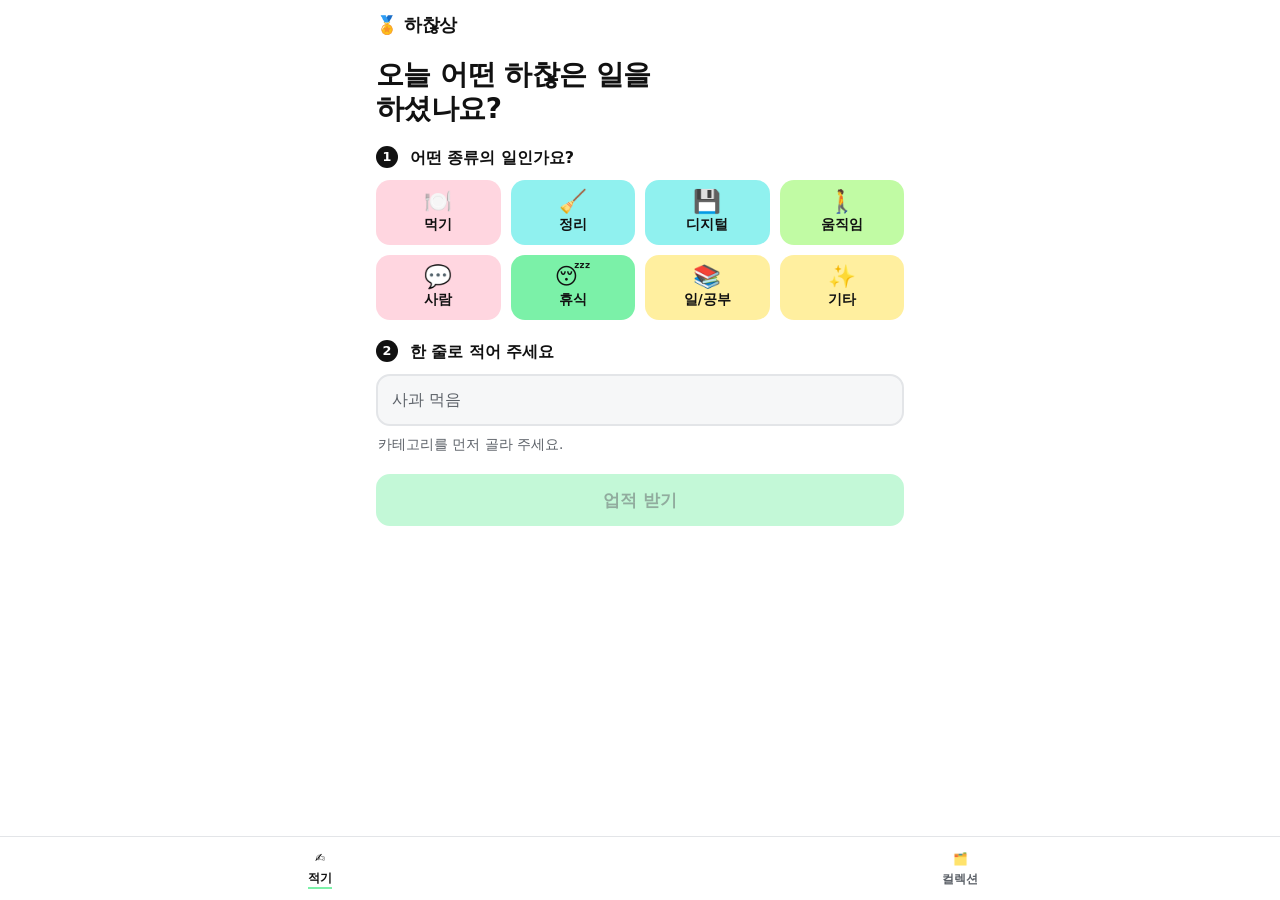
<file: index.html>
<!doctype html>
<html lang="ko">
<head>
  <meta charset="utf-8" />
  <meta name="viewport" content="width=device-width, initial-scale=1" />
  <meta name="color-scheme" content="light dark" />
  <title>하찮상</title>
  <link rel="stylesheet" href="css/style.css" />
</head>
<body>
  <!-- A 소유: index.html, css/style.css, js/app.js. 화면 전환은 URL hash(#home, #award, #collection). -->
  <header class="top">
    <a class="brand" href="#home">🏅 하찮상</a>
  </header>

  <main id="app">

    <!-- 1. 입력 -->
    <section id="home" class="screen" aria-labelledby="home-title" hidden>
      <h1 id="home-title" class="screen-title" tabindex="-1">오늘 어떤 하찮은 일을<br />하셨나요?</h1>

      <form id="deed-form" novalidate>
        <fieldset class="step">
          <legend><span class="step-no">1</span> 어떤 종류의 일인가요?</legend>
          <div id="category-chips" class="chips" role="radiogroup" aria-label="카테고리"></div>
        </fieldset>

        <div class="step">
          <label for="deed"><span class="step-no">2</span> 한 줄로 적어 주세요</label>
          <div class="input-row">
            <input id="deed" name="deed" type="text" maxlength="200" autocomplete="off" enterkeyhint="done" placeholder="사과 먹음" />
          </div>
          <p id="deed-hint" class="hint" aria-live="polite">카테고리를 먼저 골라 주세요.</p>
          <!-- 추천: 엔진이 suggestDeeds를 export할 때만 보인다 (규격 v3 예정) -->
          <div id="suggest" class="suggest" hidden>
            <button id="suggest-btn" class="btn btn-ghost btn-small" type="button">뭐 적을지 모르겠어요</button>
            <div id="suggest-list" class="suggest-list" role="group" aria-label="추천 문장" hidden></div>
          </div>
        </div>

        <button id="submit-btn" class="btn btn-primary btn-big" type="submit" disabled>업적 받기</button>
      </form>

      <section id="today" class="today" aria-labelledby="today-title" hidden>
        <h2 id="today-title" class="sub-title">오늘 받은 업적</h2>
        <ul id="today-list" class="mini-grid"></ul>
      </section>
    </section>

    <!-- 2. 수여 -->
    <section id="award" class="screen" aria-labelledby="award-title" hidden>
      <p class="award-kicker">업적 달성</p>
      <div id="medal" class="medal" aria-hidden="true"></div>
      <h1 id="award-title" class="award-name" tabindex="-1"></h1>
      <p id="award-desc" class="award-desc"></p>
      <p class="award-meta"><span id="award-rarity" class="rarity"></span> <span id="award-date"></span></p>
      <p id="award-deed" class="award-deed"></p>
      <div class="actions">
        <button id="save-btn" class="btn btn-primary btn-big" type="button">컬렉션에 보관</button>
        <button id="image-btn" class="btn btn-big" type="button">이미지로 저장</button>
        <a class="btn btn-ghost btn-big" href="#home">다른 일 적기</a>
      </div>
    </section>

    <!-- 3. 컬렉션 -->
    <section id="collection" class="screen" aria-labelledby="collection-title" hidden>
      <h1 id="collection-title" class="screen-title" tabindex="-1">쌓이는 하찮음</h1>

      <div class="stats">
        <div class="stat"><span id="stat-total" class="stat-num">0</span><span class="stat-label">총 업적</span></div>
        <div class="stat"><span id="stat-streak" class="stat-num">0</span><span class="stat-label">연속 일수</span></div>
      </div>
      <ul id="stat-categories" class="cat-bars" aria-label="카테고리 분포"></ul>

      <div id="badge-groups" class="groups"></div>
      <p id="empty-collection" class="empty" hidden>아직 받은 업적이 없어요.<br /><a href="#home">첫 하찮은 일 적으러 가기</a></p>

      <details class="settings">
        <summary>내보내기 · 가져오기</summary>
        <div class="settings-body">
          <button id="export-btn" class="btn" type="button">JSON으로 내보내기</button>
          <label class="btn file-btn">가져오기<input id="import-input" type="file" accept=".json,application/json" /></label>
          <p class="hint">내보낸 파일을 다른 기기에서 가져오면 업적이 합쳐져요. 같은 업적은 중복으로 들어가지 않아요.</p>
        </div>
      </details>
    </section>
  </main>

  <nav class="tabbar" aria-label="화면 이동">
    <a href="#home" data-tab="home">✍️ <span>적기</span></a>
    <a href="#collection" data-tab="collection">🗂️ <span>컬렉션</span></a>
  </nav>

  <!-- 뱃지 상세 -->
  <dialog id="detail" class="detail" aria-labelledby="detail-title">
    <div class="detail-top">
      <div id="detail-medal" class="detail-medal" aria-hidden="true"></div>
      <h2 id="detail-title" class="award-name"></h2>
      <p id="detail-desc" class="award-desc"></p>
      <p class="award-meta"><span id="detail-rarity" class="rarity"></span> <span id="detail-date"></span></p>
      <p id="detail-deed" class="award-deed"></p>
    </div>
    <div class="detail-actions">
      <button id="detail-delete" class="btn btn-danger" type="button">삭제</button>
      <button id="detail-confirm" class="btn btn-danger" type="button" hidden>정말 삭제</button>
      <button id="detail-cancel" class="btn" type="button" hidden>취소</button>
      <button id="detail-close" class="btn btn-ghost" type="button">닫기</button>
    </div>
  </dialog>

  <div id="toast" class="toast" role="status" aria-live="polite"></div>

  <script type="module" src="js/app.js"></script>
</body>
</html>
</file>
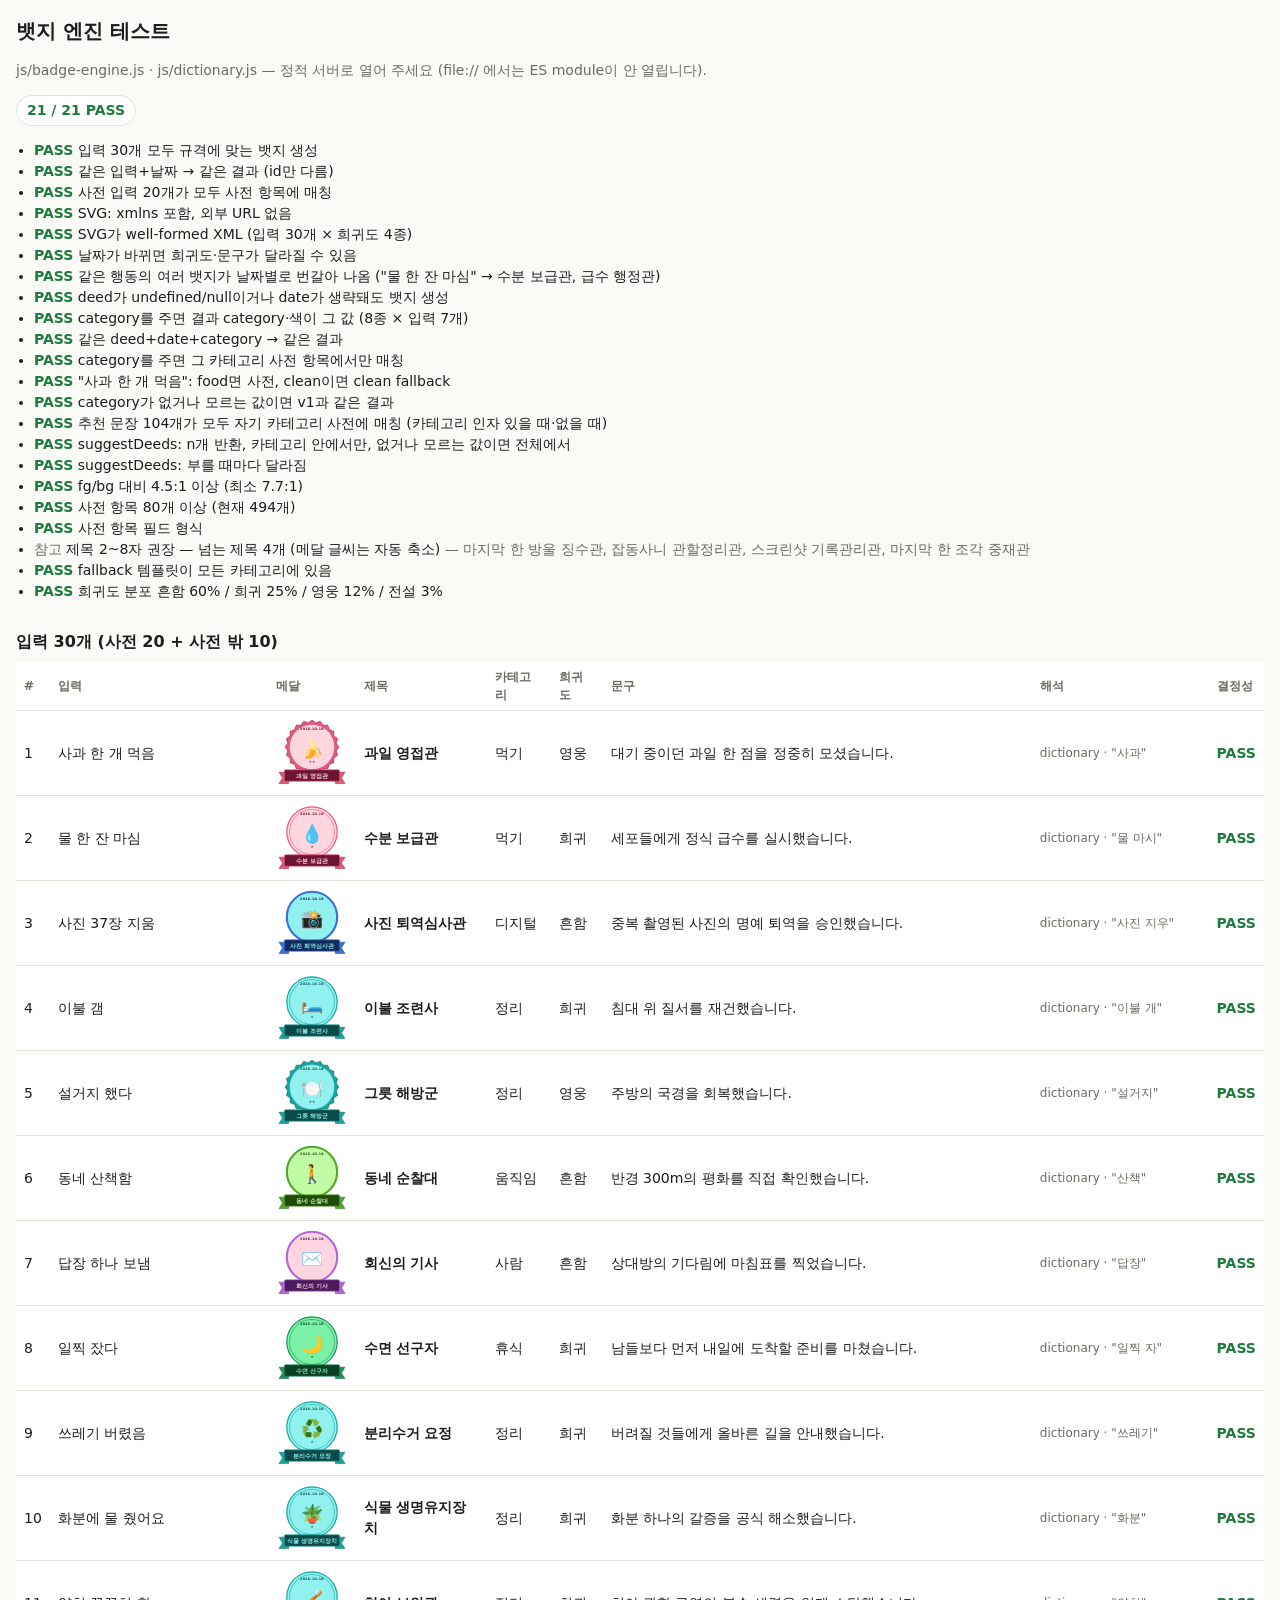
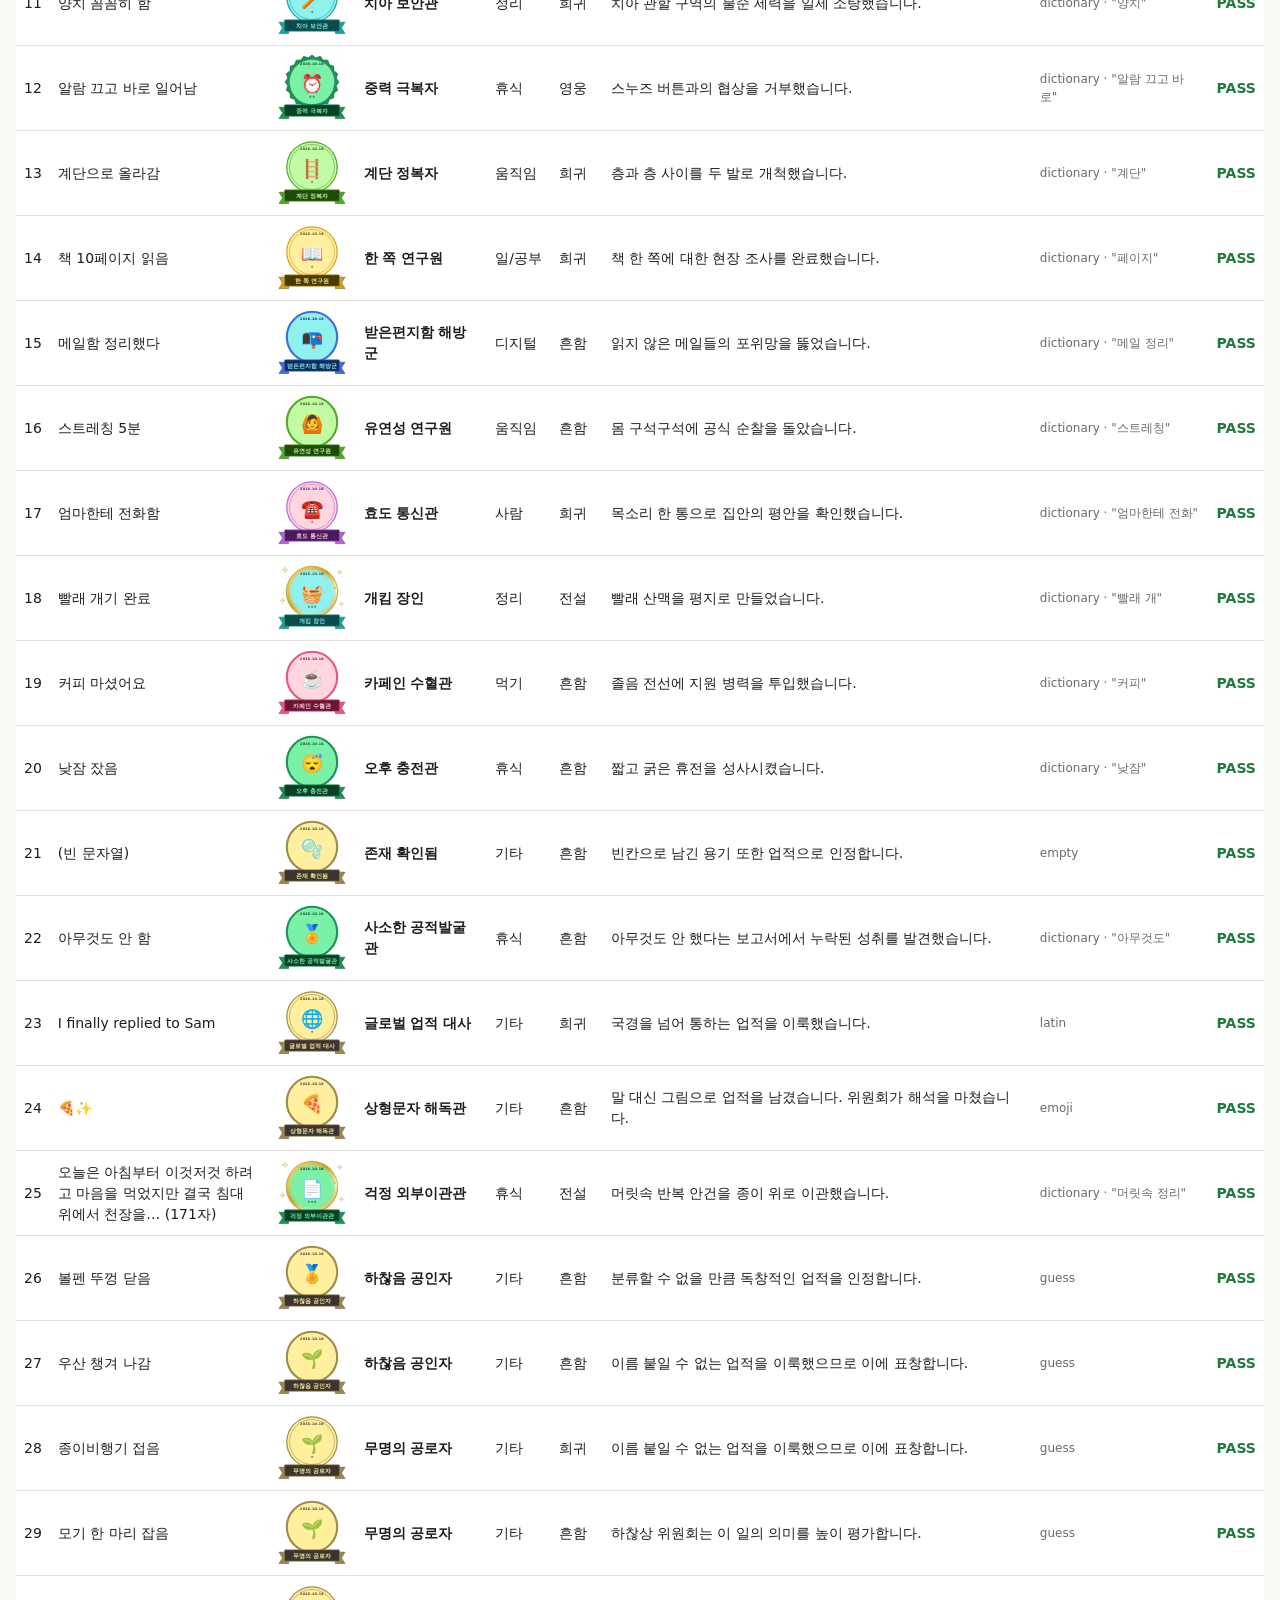
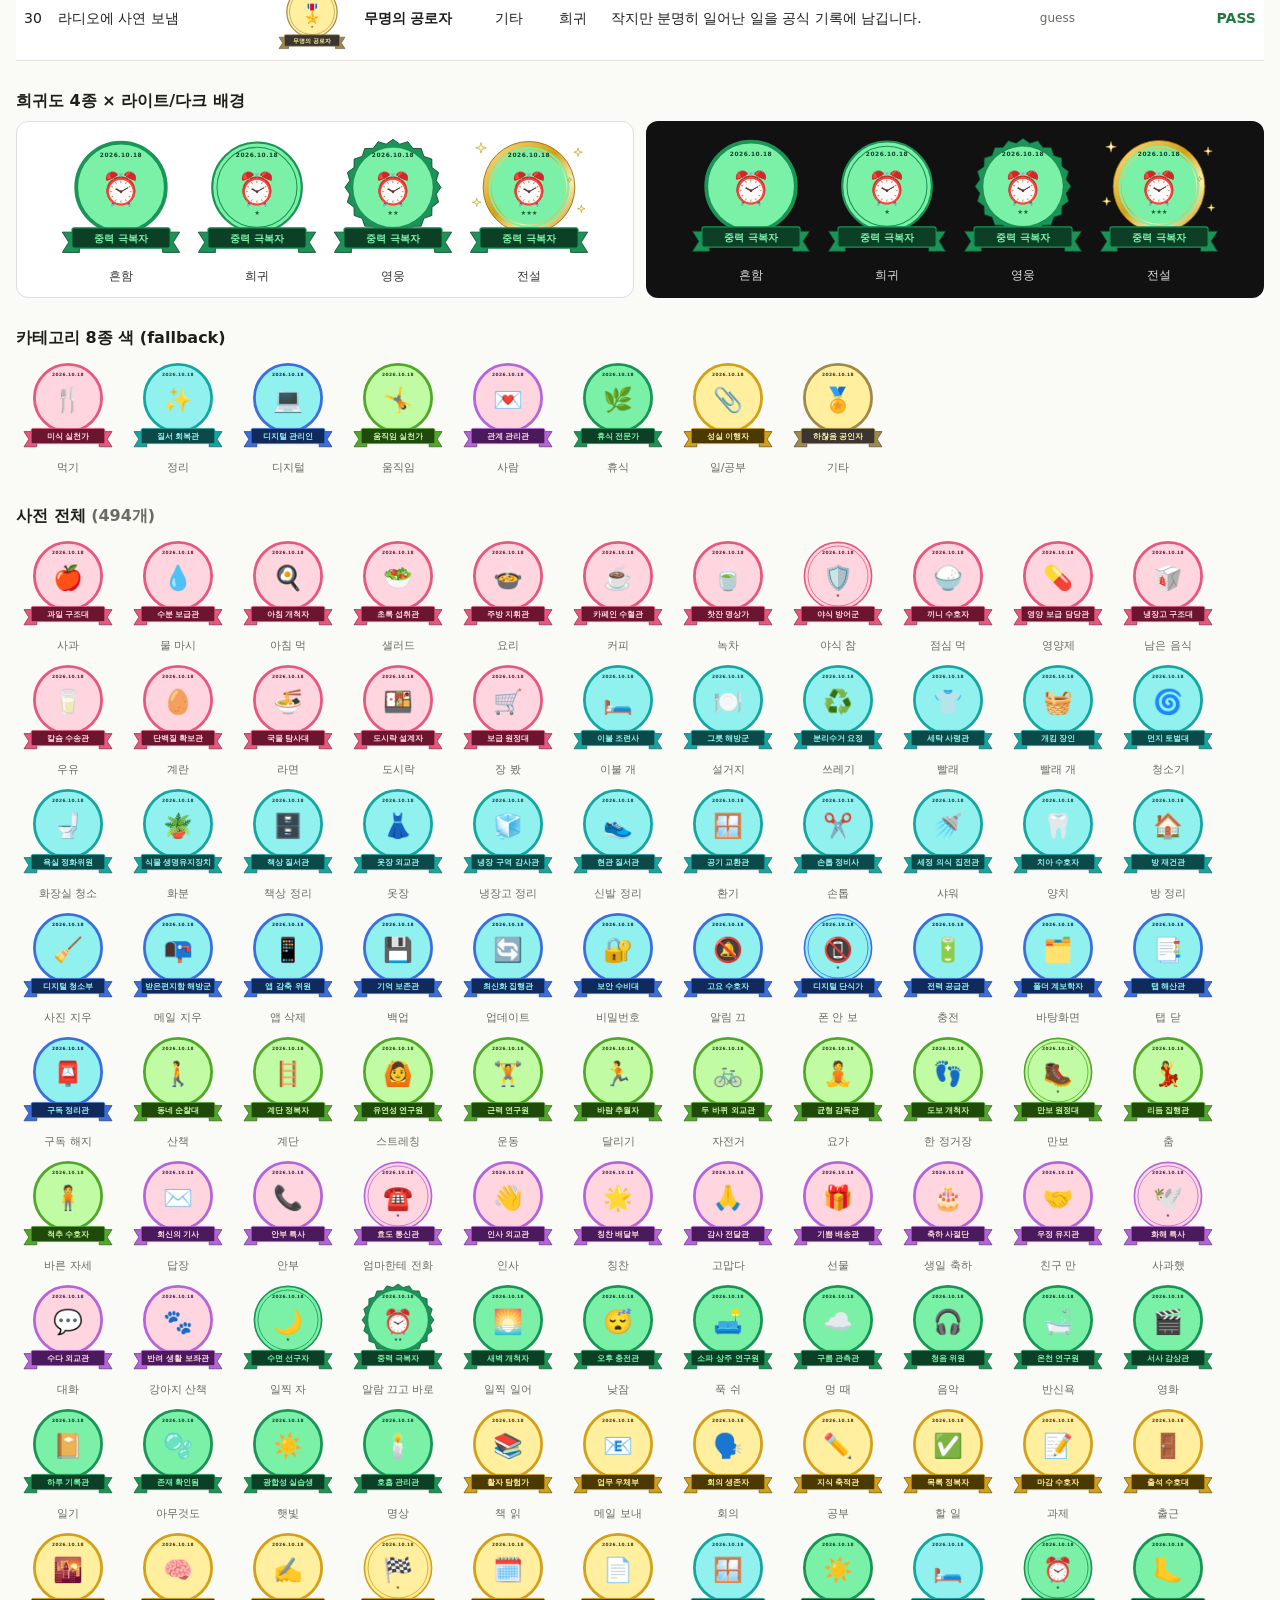
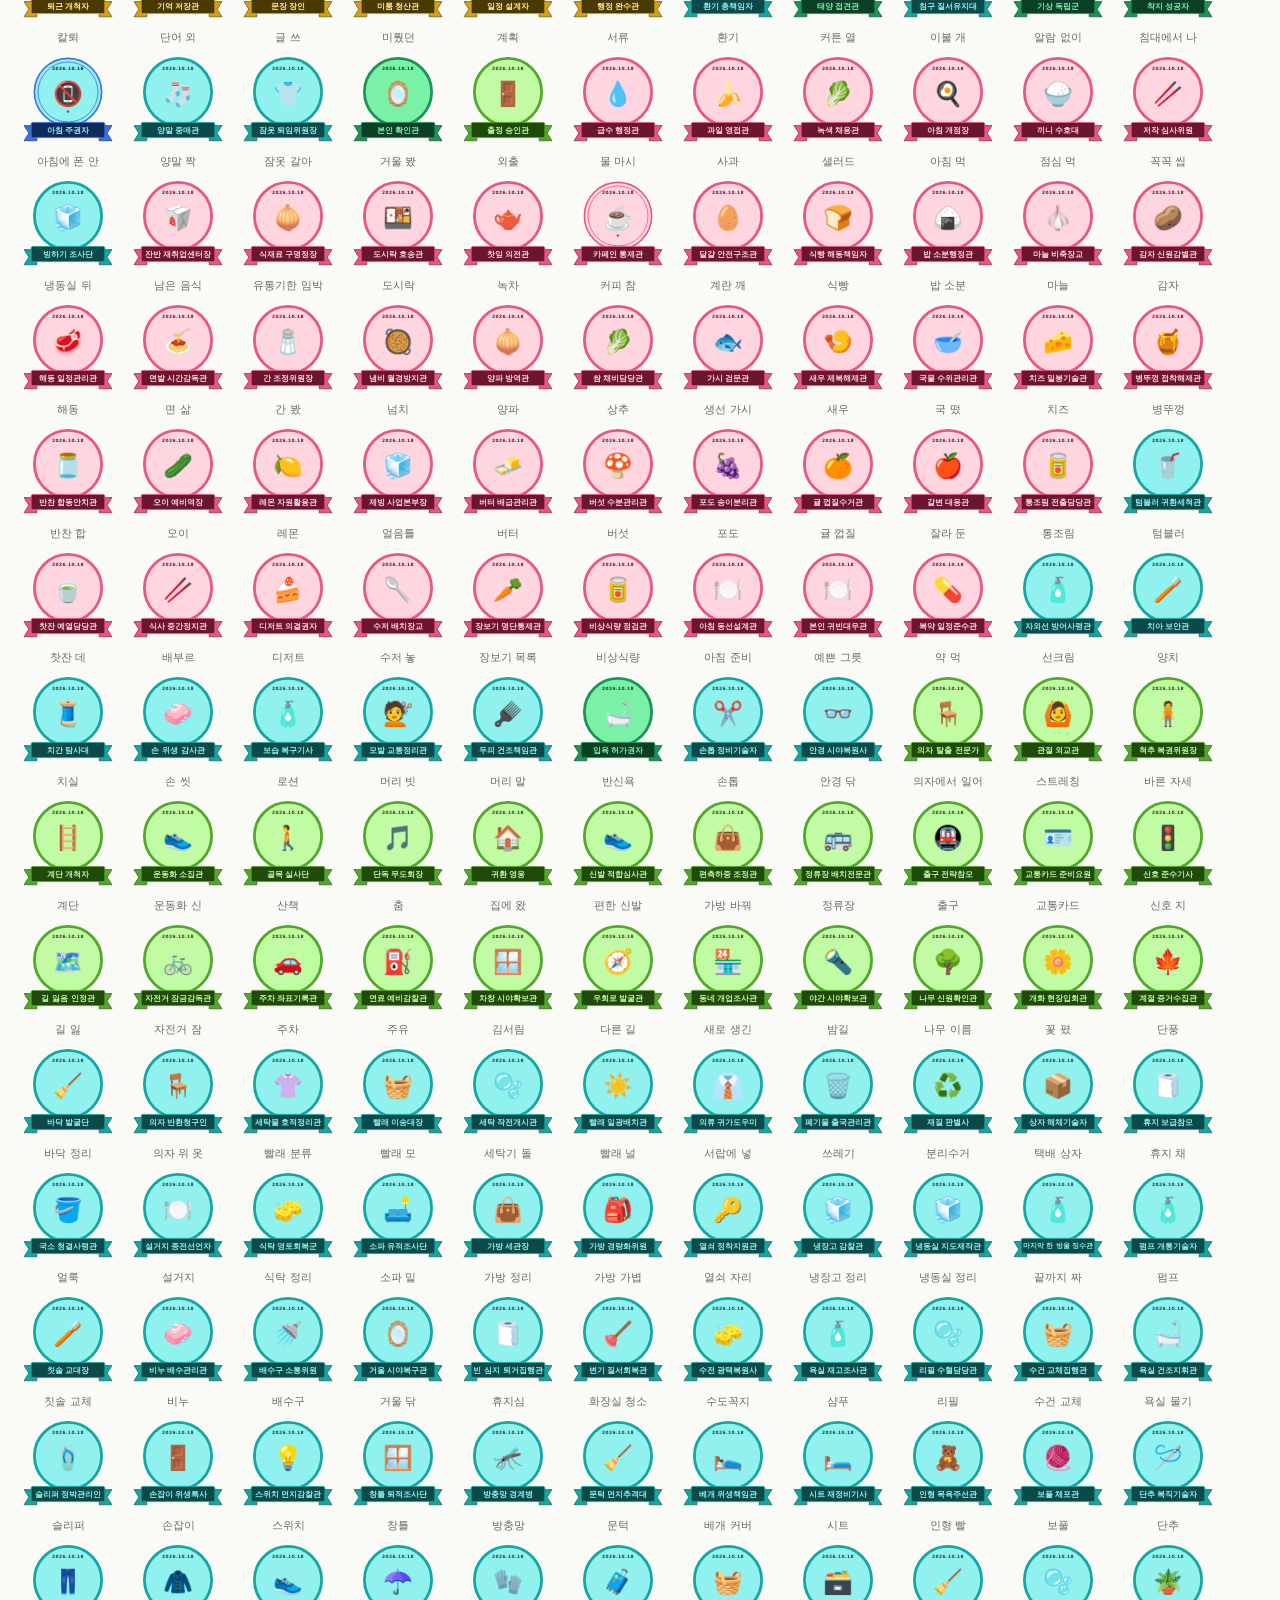
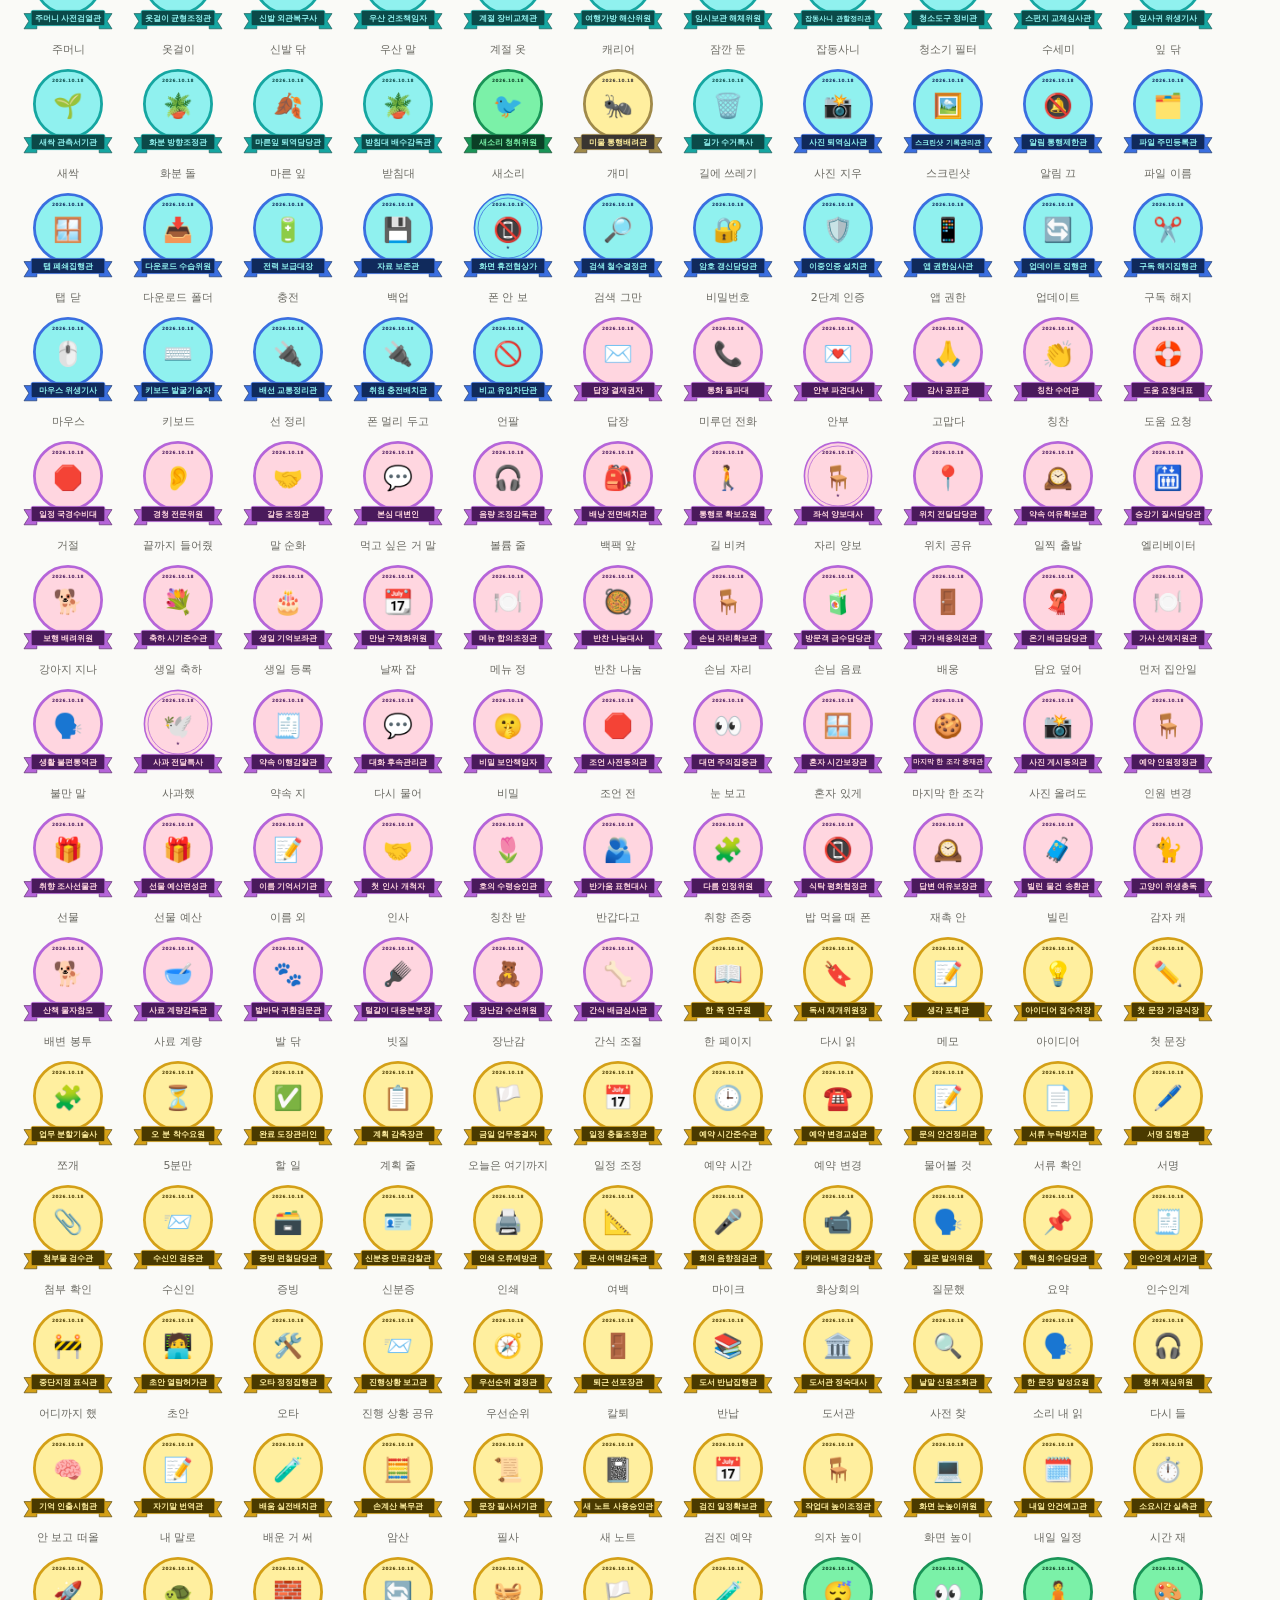
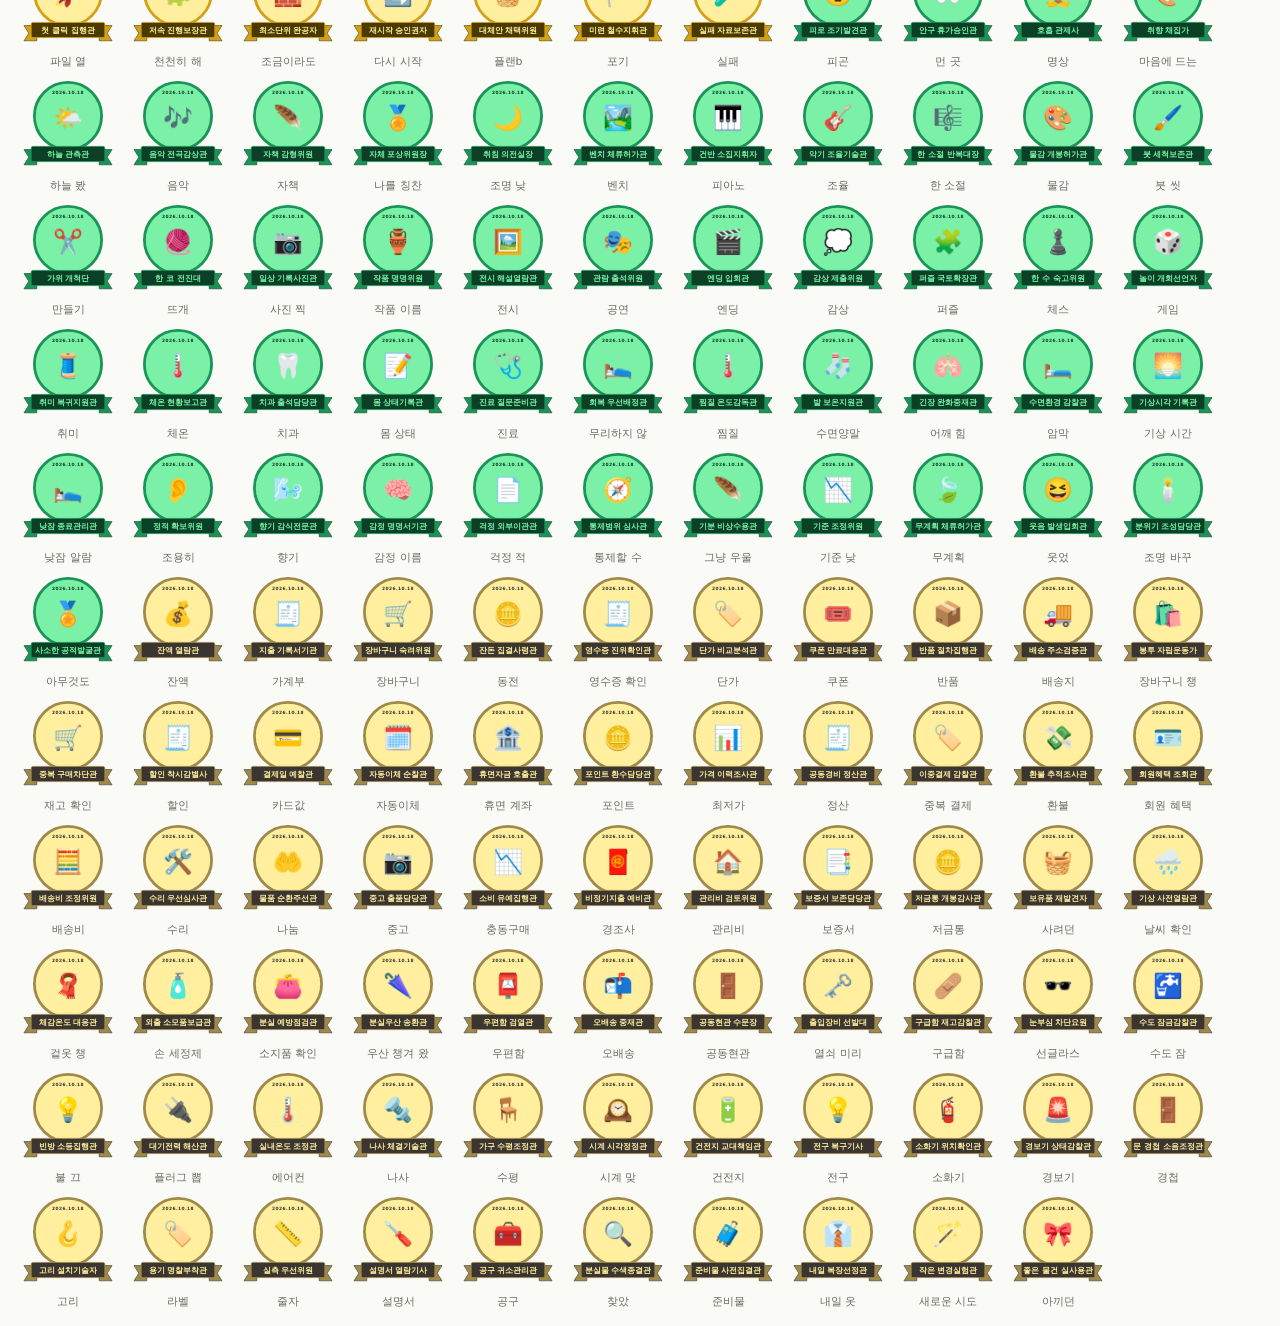
<file: test/engine.test.html>
<!doctype html>
<html lang="ko">
<head>
<meta charset="utf-8">
<meta name="viewport" content="width=device-width, initial-scale=1">
<title>뱃지 엔진 테스트 — 하찮상</title>
<style>
  :root { --bg: #fafaf7; --fg: #1d1d1b; --muted: #6b6a63; --line: #e3e1d8; --pass: #1e7b3c; --fail: #b3261e; --card: #fff; }
  @media (prefers-color-scheme: dark) {
    :root { --bg: #161614; --fg: #ecebe6; --muted: #a09e95; --line: #34332e; --pass: #6fd08c; --fail: #ff8a80; --card: #201f1c; }
  }
  * { box-sizing: border-box; }
  body { margin: 0; padding: 16px; background: var(--bg); color: var(--fg); font: 14px/1.5 system-ui, -apple-system, "Apple SD Gothic Neo", "Malgun Gothic", sans-serif; }
  h1 { font-size: 20px; margin: 0 0 4px; }
  h2 { font-size: 16px; margin: 28px 0 8px; }
  .muted { color: var(--muted); }
  .summary { display: flex; flex-wrap: wrap; gap: 8px; margin: 12px 0; }
  .chip { padding: 4px 10px; border-radius: 999px; border: 1px solid var(--line); background: var(--card); }
  .pass { color: var(--pass); font-weight: 700; }
  .fail { color: var(--fail); font-weight: 700; }
  .table-wrap { overflow-x: auto; }
  table { border-collapse: collapse; width: 100%; min-width: 760px; background: var(--card); }
  th, td { border-bottom: 1px solid var(--line); padding: 6px 8px; text-align: left; vertical-align: middle; }
  th { font-weight: 600; color: var(--muted); font-size: 12px; }
  td.deed { max-width: 220px; word-break: break-all; }
  td svg { display: block; }
  .src { font-size: 12px; color: var(--muted); }
  .boards { display: grid; grid-template-columns: repeat(auto-fit, minmax(300px, 1fr)); gap: 12px; }
  .board { padding: 12px; border-radius: 12px; display: flex; flex-wrap: wrap; gap: 8px; justify-content: center; }
  .board.light { background: #ffffff; border: 1px solid #ddd; }
  .board.dark { background: #111111; }
  .board figure { margin: 0; text-align: center; font-size: 12px; }
  .board.light figure { color: #333; }
  .board.dark figure { color: #ddd; }
  .grid { display: flex; flex-wrap: wrap; gap: 6px; }
  .grid figure { margin: 0; width: 104px; text-align: center; font-size: 11px; color: var(--muted); }
  ul.checks { padding-left: 18px; }
</style>
</head>
<body>
<h1>뱃지 엔진 테스트</h1>
<p class="muted">js/badge-engine.js · js/dictionary.js — 정적 서버로 열어 주세요 (file:// 에서는 ES module이 안 열립니다).</p>

<div class="summary" id="summary"></div>
<ul class="checks" id="checks"></ul>

<h2>입력 30개 (사전 20 + 사전 밖 10)</h2>
<div class="table-wrap"><table>
  <thead><tr><th>#</th><th>입력</th><th>메달</th><th>제목</th><th>카테고리</th><th>희귀도</th><th>문구</th><th>해석</th><th>결정성</th></tr></thead>
  <tbody id="rows"></tbody>
</table></div>

<h2>희귀도 4종 × 라이트/다크 배경</h2>
<div class="boards">
  <div class="board light" id="light"></div>
  <div class="board dark" id="dark"></div>
</div>

<h2>카테고리 8종 색 (fallback)</h2>
<div class="grid" id="cats"></div>

<h2>사전 전체 <span class="muted" id="dictCount"></span></h2>
<div class="grid" id="dict"></div>

<script type="module">
import { generateBadge, renderBadgeSVG, matchDeed, suggestDeeds } from "../js/badge-engine.js";
import { DICTIONARY, FALLBACKS, PALETTES, EXAMPLES } from "../js/dictionary.js";
import { CATEGORIES, CATEGORY_LABEL, RARITIES, RARITY_LABEL } from "../js/contract.js";

const DATE = "2026-10-18";
const IN_DICT = [
  "사과 한 개 먹음", "물 한 잔 마심", "사진 37장 지움", "이불 갬", "설거지 했다",
  "동네 산책함", "답장 하나 보냄", "일찍 잤다", "쓰레기 버렸음", "화분에 물 줬어요",
  "양치 꼼꼼히 함", "알람 끄고 바로 일어남", "계단으로 올라감", "책 10페이지 읽음", "메일함 정리했다",
  "스트레칭 5분", "엄마한테 전화함", "빨래 개기 완료", "커피 마셨어요", "낮잠 잤음",
];
const LONG = "오늘은 아침부터 이것저것 하려고 마음을 먹었지만 결국 침대 위에서 천장을 바라보며 이런저런 생각을 하다가 점심이 되었고 점심 이후에도 별다른 일 없이 창밖을 보며 시간을 보냈는데 그래도 저녁쯤에는 무언가 해야겠다는 생각이 들어서 결국 내일 할 일을 머릿속으로 한 번 정리해 보았다는 아주 긴 이야기입니다 끝";
const OUT_DICT = [
  "", "아무것도 안 함", "I finally replied to Sam", "🍕✨", LONG,
  "볼펜 뚜껑 닫음", "우산 챙겨 나감", "종이비행기 접음", "모기 한 마리 잡음", "라디오에 사연 보냄",
];

const el = (id) => document.getElementById(id);
const checks = [];
const check = (name, ok, detail = "") => checks.push({ name, ok, detail });
const note = (name, detail = "") => checks.push({ name, ok: true, info: true, detail });
const KEYS = ["title", "description", "category", "rarity", "icon"];

function validBadge(b) {
  const str = (v) => typeof v === "string" && v.length > 0;
  return str(b.id) && /^\d{4}-\d{2}-\d{2}$/.test(b.date) && typeof b.deed === "string" &&
    str(b.title) && str(b.description) && CATEGORIES.includes(b.category) && RARITIES.includes(b.rarity) &&
    str(b.icon) && b.palette && ["bg", "fg", "accent"].every((k) => /^#[0-9a-f]{6}$/i.test(b.palette[k])) &&
    !Number.isNaN(Date.parse(b.createdAt));
}

// ---- 30개 입력 ----
const all = [...IN_DICT.map((d) => [d, true]), ...OUT_DICT.map((d) => [d, false])];
let allValid = true, allSame = true, dictHit = true, svgOk = true;
el("rows").innerHTML = all.map(([deed, expectDict], i) => {
  const a = generateBadge(deed, DATE);
  const b = generateBadge(deed, DATE);
  const m = matchDeed(deed, DATE);
  const same = KEYS.every((k) => a[k] === b[k]) && JSON.stringify(a.palette) === JSON.stringify(b.palette) && a.id !== b.id;
  const svg = renderBadgeSVG(a, 72);
  allValid &&= validBadge(a);
  allSame &&= same;
  if (expectDict && m.source !== "dictionary") dictHit = false;
  svgOk &&= svg.startsWith("<svg") && svg.includes('xmlns="http://www.w3.org/2000/svg"') && !/(href|url\()\s*=?\s*["']?(https?:)?\/\//.test(svg);
  const shown = deed.length > 40 ? deed.slice(0, 40) + `… (${deed.length}자)` : deed === "" ? "(빈 문자열)" : deed;
  return `<tr>
    <td>${i + 1}</td><td class="deed">${escapeHTML(shown)}</td><td>${svg}</td><td><b>${escapeHTML(a.title)}</b></td>
    <td>${CATEGORY_LABEL[a.category]}</td><td>${RARITY_LABEL[a.rarity]}</td><td class="desc">${escapeHTML(a.description)}</td>
    <td class="src">${m.source}${m.keyword ? ` · "${m.keyword}"` : ""}</td>
    <td class="${same ? "pass" : "fail"}">${same ? "PASS" : "FAIL"}</td>
  </tr>`;
}).join("");

function escapeHTML(s) { return String(s).replace(/[&<>"']/g, (c) => `&#${c.charCodeAt(0)};`); }

check("입력 30개 모두 규격에 맞는 뱃지 생성", allValid);
check("같은 입력+날짜 → 같은 결과 (id만 다름)", allSame);
check("사전 입력 20개가 모두 사전 항목에 매칭", dictHit);
check("SVG: xmlns 포함, 외부 URL 없음", svgOk);

// 규격 v3: SVG는 well-formed XML (share.js가 <img>로 읽음)
const xmlBad = [];
for (const [deed] of all) for (const r of RARITIES) {
  const svg = renderBadgeSVG({ ...generateBadge(deed, DATE), rarity: r });
  const doc = new DOMParser().parseFromString(svg, "image/svg+xml");
  if (doc.getElementsByTagName("parsererror").length) xmlBad.push(`${deed || "(빈)"}/${r}`);
}
check(`SVG가 well-formed XML (입력 30개 × 희귀도 4종)`, xmlBad.length === 0, xmlBad.slice(0, 5).join(", "));

const dateDiff = ["사과 먹음", "이불 갬", "산책"].some((d) => {
  const x = generateBadge(d, "2026-10-18"), y = generateBadge(d, "2026-10-19");
  return x.rarity !== y.rarity || x.description !== y.description;
});
check("날짜가 바뀌면 희귀도·문구가 달라질 수 있음", dateDiff);

const variety = new Set();
for (let d = 1; d <= 20; d++) variety.add(generateBadge("물 한 잔 마심", `2026-10-${String(d).padStart(2, "0")}`).title);
check(`같은 행동의 여러 뱃지가 날짜별로 번갈아 나옴 ("물 한 잔 마심" → ${[...variety].join(", ")})`, variety.size >= 2);

let noArg = true;
try { noArg = validBadge(generateBadge(undefined)) && validBadge(generateBadge(null)) && validBadge(generateBadge("사과")); } catch { noArg = false; }
check("deed가 undefined/null이거나 date가 생략돼도 뱃지 생성", noArg);

// ---- 규격 v2: category 인자 ----
const sameKeys = (x, y) => KEYS.every((k) => x[k] === y[k]);
const catInputs = ["사과 한 개 먹음", "이불 갬", "", "🍕", "I made my bed", "모기 한 마리 잡음", "알람 끄고 바로 일어남"];
let catFixed = true, catSame = true, catInside = true;
for (const c of CATEGORIES) {
  for (const d of catInputs) {
    const x = generateBadge(d, DATE, c), y = generateBadge(d, DATE, c);
    catFixed &&= x.category === c && validBadge(x) && JSON.stringify(x.palette) === JSON.stringify(PALETTES[c]);
    catSame &&= sameKeys(x, y);
    const m = matchDeed(d, DATE, c);
    if (m.source === "dictionary") catInside &&= m.template.category === c;
  }
}
check("category를 주면 결과 category·색이 그 값 (8종 × 입력 7개)", catFixed);
check("같은 deed+date+category → 같은 결과", catSame);
check("category를 주면 그 카테고리 사전 항목에서만 매칭", catInside);
const apple = (c) => matchDeed("사과 한 개 먹음", DATE, c);
check('"사과 한 개 먹음": food면 사전, clean이면 clean fallback',
  apple("food").source === "dictionary" && apple("clean").source === "guess" && apple("clean").category === "clean");
const unknownOk = ["xyz", undefined, null, ""].every((c) => sameKeys(generateBadge("이불 갬", DATE, c), generateBadge("이불 갬", DATE)));
check("category가 없거나 모르는 값이면 v1과 같은 결과", unknownOk);

// ---- 규격 v3: suggestDeeds ----
const exBad = [];
for (const c of CATEGORIES) for (const d of EXAMPLES[c] ?? []) {
  const free = matchDeed(d, DATE), fixed = matchDeed(d, DATE, c);
  if (free.source !== "dictionary" || fixed.source !== "dictionary" || fixed.template.category !== c) exBad.push(`${c}: ${d}`);
}
const exCount = CATEGORIES.reduce((a, c) => a + (EXAMPLES[c]?.length ?? 0), 0);
check(`추천 문장 ${exCount}개가 모두 자기 카테고리 사전에 매칭 (카테고리 인자 있을 때·없을 때)`, exBad.length === 0 && CATEGORIES.every((c) => EXAMPLES[c]?.length >= 3), exBad.join(", "));
let sugOk = true;
for (const c of CATEGORIES) {
  const list = suggestDeeds(c, 3);
  sugOk &&= Array.isArray(list) && list.length === 3 && new Set(list).size === 3 && list.every((d) => EXAMPLES[c].includes(d));
}
const allEx = Object.values(EXAMPLES).flat();
sugOk &&= suggestDeeds().length === 3 && suggestDeeds().every((d) => allEx.includes(d));
sugOk &&= suggestDeeds("xyz", 5).length === 5 && suggestDeeds("food", 0).length === 0 && suggestDeeds("food", 999).length === EXAMPLES.food.length;
check("suggestDeeds: n개 반환, 카테고리 안에서만, 없거나 모르는 값이면 전체에서", sugOk);
const seen = new Set();
for (let i = 0; i < 30; i++) seen.add(suggestDeeds("food", 3).join("|"));
check("suggestDeeds: 부를 때마다 달라짐", seen.size > 1);

// ---- 색 대비 ----
const lum = (h) => [1, 3, 5].map((i) => parseInt(h.slice(i, i + 2), 16) / 255)
  .map((v) => (v <= 0.03928 ? v / 12.92 : ((v + 0.055) / 1.055) ** 2.4))
  .reduce((a, v, i) => a + v * [0.2126, 0.7152, 0.0722][i], 0);
const ratio = (a, b) => { const x = lum(a), y = lum(b); return (Math.max(x, y) + 0.05) / (Math.min(x, y) + 0.05); };
const lowContrast = CATEGORIES.filter((c) => ratio(PALETTES[c].fg, PALETTES[c].bg) < 4.5);
check(`fg/bg 대비 4.5:1 이상 (최소 ${Math.min(...CATEGORIES.map((c) => ratio(PALETTES[c].fg, PALETTES[c].bg))).toFixed(1)}:1)`, lowContrast.length === 0, lowContrast.join(", "));

check(`사전 항목 80개 이상 (현재 ${DICTIONARY.length}개)`, DICTIONARY.length >= 80);
const badEntries = DICTIONARY.filter((e) => !CATEGORIES.includes(e.category) || !e.icon || !e.title || !e.keywords?.length || !e.descriptions?.length || (e.minRarity && !RARITIES.includes(e.minRarity)));
check("사전 항목 필드 형식", badEntries.length === 0, badEntries.map((e) => e.title).join(", "));
const longTitles = DICTIONARY.filter((e) => { const n = e.title.replace(/\s/g, "").length; return n < 2 || n > 8; });
if (longTitles.length) note(`제목 2~8자 권장 — 넘는 제목 ${longTitles.length}개 (메달 글씨는 자동 축소)`, longTitles.map((e) => e.title).join(", "));
check("fallback 템플릿이 모든 카테고리에 있음", CATEGORIES.every((c) => FALLBACKS[c]?.titles?.length && FALLBACKS[c]?.descriptions?.length && FALLBACKS[c]?.icons?.length));

// 희귀도 분포 (가중치 60/25/12/3 근처인지)
const counts = Object.fromEntries(RARITIES.map((r) => [r, 0]));
for (let i = 0; i < 4000; i++) counts[generateBadge(`하찮은 일 ${i}`, DATE).rarity]++;
const pct = (r) => Math.round((counts[r] / 4000) * 100);
check(`희귀도 분포 ${RARITIES.map((r) => `${RARITY_LABEL[r]} ${pct(r)}%`).join(" / ")}`,
  Math.abs(pct("common") - 60) <= 4 && Math.abs(pct("rare") - 25) <= 4 && Math.abs(pct("epic") - 12) <= 3 && Math.abs(pct("legendary") - 3) <= 2);

// ---- 희귀도 보드 ----
const base = generateBadge("알람 끄고 바로 일어남", DATE);
const boards = RARITIES.map((r) => `<figure>${renderBadgeSVG({ ...base, rarity: r }, 128)}<figcaption>${RARITY_LABEL[r]}</figcaption></figure>`).join("");
el("light").innerHTML = boards;
el("dark").innerHTML = boards;

// ---- 카테고리 ----
el("cats").innerHTML = CATEGORIES.map((c) => {
  const b = { ...generateBadge("카테고리 미리보기", DATE), category: c, title: FALLBACKS[c].titles[0], icon: FALLBACKS[c].icons[0], rarity: "common", palette: PALETTES[c] };
  return `<figure>${renderBadgeSVG(b, 96)}<figcaption>${CATEGORY_LABEL[c]}</figcaption></figure>`;
}).join("");

// ---- 사전 전체 ----
el("dictCount").textContent = `(${DICTIONARY.length}개)`;
el("dict").innerHTML = DICTIONARY.map((e) => {
  const b = { ...generateBadge(e.keywords[0], DATE), title: e.title, icon: e.icon, category: e.category, palette: PALETTES[e.category], rarity: e.minRarity || "common" };
  return `<figure title="${escapeHTML(e.keywords.join(", "))}">${renderBadgeSVG(b, 96)}<figcaption>${escapeHTML(e.keywords[0])}</figcaption></figure>`;
}).join("");

// ---- 요약 ----
const tests = checks.filter((c) => !c.info);
const passed = tests.filter((c) => c.ok).length;
el("summary").innerHTML = `<span class="chip ${passed === tests.length ? "pass" : "fail"}">${passed} / ${tests.length} PASS</span>`;
el("checks").innerHTML = checks.map((c) => `<li><span class="${c.info ? "muted" : c.ok ? "pass" : "fail"}">${c.info ? "참고" : c.ok ? "PASS" : "FAIL"}</span> ${escapeHTML(c.name)}${c.detail ? ` <span class="muted">— ${escapeHTML(c.detail)}</span>` : ""}</li>`).join("");
console.log(`[engine.test] ${passed}/${tests.length} PASS`);
</script>
</body>
</html>
</file>
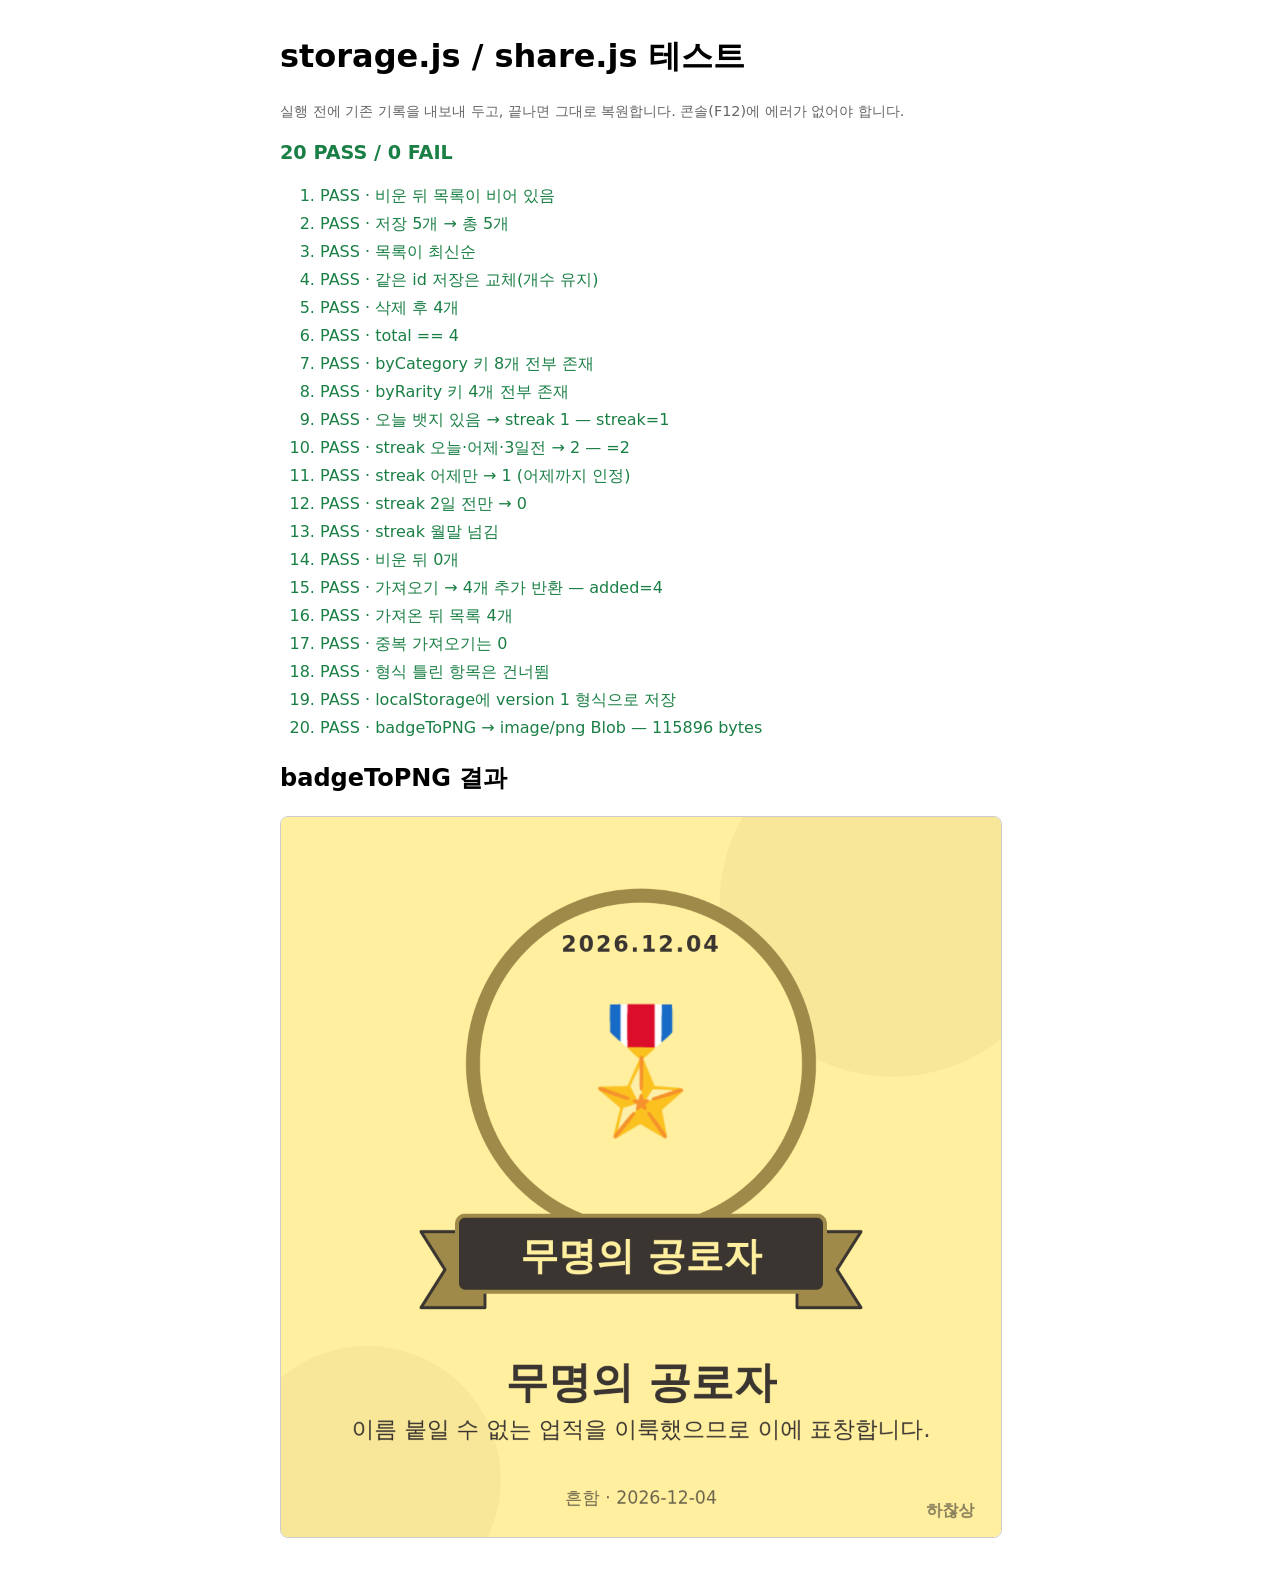
<file: test/storage.test.html>
<!doctype html>
<html lang="ko">
<head>
<meta charset="utf-8" />
<meta name="viewport" content="width=device-width, initial-scale=1" />
<title>하찮상 · storage / share 테스트</title>
<style>
  body { font-family: system-ui, sans-serif; max-width: 720px; margin: 2rem auto; padding: 0 1rem; line-height: 1.5; }
  li { margin: 4px 0; } .pass { color: #1a7f45; } .fail { color: #c0233c; font-weight: 700; }
  #summary { font-size: 1.2rem; font-weight: 700; margin: 1rem 0; }
  img { max-width: 100%; border: 1px solid #ccc; border-radius: 8px; }
  p.note { color: #666; font-size: .9rem; }
</style>
</head>
<body>
<h1>storage.js / share.js 테스트</h1>
<p class="note">실행 전에 기존 기록을 내보내 두고, 끝나면 그대로 복원합니다. 콘솔(F12)에 에러가 없어야 합니다.</p>
<div id="summary">실행 중…</div>
<ol id="results"></ol>
<h2>badgeToPNG 결과</h2>
<img id="png" alt="공유 카드 미리보기" />

<script type="module">
import { saveBadge, listBadges, deleteBadge, getStats, exportJSON, importJSON, clearAll, calcStreak, shiftDay } from "../js/storage.js";
import { generateBadge } from "../js/badge-engine.js";
import { badgeToPNG } from "../js/share.js";
import { todayStr } from "../js/contract.js";

const out = document.getElementById("results");
let pass = 0, fail = 0;
function check(name, cond, detail = "") {
  const li = document.createElement("li");
  li.className = cond ? "pass" : "fail";
  li.textContent = `${cond ? "PASS" : "FAIL"} · ${name}${detail ? " — " + detail : ""}`;
  out.appendChild(li);
  cond ? pass++ : fail++;
}

const backup = exportJSON();
try {
  clearAll();
  check("비운 뒤 목록이 비어 있음", listBadges().length === 0);

  // 저장 5개 (createdAt을 1초씩 다르게)
  const made = [];
  for (let i = 0; i < 5; i++) {
    const b = generateBadge(`테스트 ${i}`);
    b.createdAt = new Date(Date.now() - (5 - i) * 1000).toISOString();
    saveBadge(b); made.push(b);
  }
  check("저장 5개 → 총 5개", listBadges().length === 5);
  check("목록이 최신순", listBadges()[0].id === made[4].id);

  // 같은 id 재저장은 교체
  saveBadge({ ...made[0], title: "교체됨" });
  check("같은 id 저장은 교체(개수 유지)", listBadges().length === 5 && listBadges().find((b) => b.id === made[0].id).title === "교체됨");

  // 삭제
  deleteBadge(made[1].id);
  check("삭제 후 4개", listBadges().length === 4 && !listBadges().some((b) => b.id === made[1].id));

  // 통계
  const s = getStats();
  check("total == 4", s.total === 4);
  check("byCategory 키 8개 전부 존재", Object.keys(s.byCategory).length === 8);
  check("byRarity 키 4개 전부 존재", Object.keys(s.byRarity).length === 4);
  check("오늘 뱃지 있음 → streak 1", s.streak === 1, `streak=${s.streak}`);

  // streak: 오늘·어제·3일 전 → 2
  const t = todayStr();
  const sample = [{ date: t }, { date: shiftDay(t, -1) }, { date: shiftDay(t, -3) }];
  check("streak 오늘·어제·3일전 → 2", calcStreak(sample) === 2, `=${calcStreak(sample)}`);
  check("streak 어제만 → 1 (어제까지 인정)", calcStreak([{ date: shiftDay(t, -1) }]) === 1);
  check("streak 2일 전만 → 0", calcStreak([{ date: shiftDay(t, -2) }]) === 0);
  check("streak 월말 넘김", calcStreak([{ date: "2026-03-01" }, { date: "2026-02-28" }, { date: "2026-02-27" }], "2026-03-01") === 3);

  // 내보내기 → 비우기 → 가져오기
  const json = exportJSON();
  clearAll();
  check("비운 뒤 0개", listBadges().length === 0);
  const added = importJSON(json);
  check("가져오기 → 4개 추가 반환", added === 4, `added=${added}`);
  check("가져온 뒤 목록 4개", listBadges().length === 4);
  check("중복 가져오기는 0", importJSON(json) === 0);
  check("형식 틀린 항목은 건너뜀", importJSON(JSON.stringify([{ id: "x" }, { hello: 1 }])) === 0);

  // 새로고침 유지 (localStorage에 실제로 들어갔는지)
  let raw = null;
  try { raw = JSON.parse(localStorage.getItem("hachanstang.badges.v1")); } catch {}
  check("localStorage에 version 1 형식으로 저장", raw && raw.version === 1 && raw.badges.length === 4);

  // PNG
  const blob = await badgeToPNG(listBadges()[0]);
  check("badgeToPNG → image/png Blob", blob instanceof Blob && blob.type === "image/png" && blob.size > 10_000, `${blob.size} bytes`);
  document.getElementById("png").src = URL.createObjectURL(blob);
} catch (err) {
  check("예외 없이 끝남", false, String(err));
  console.error(err);
} finally {
  clearAll();
  importJSON(backup);
}
document.getElementById("summary").textContent = `${pass} PASS / ${fail} FAIL`;
document.getElementById("summary").className = fail ? "fail" : "pass";
window.__testDone = { pass, fail };
</script>
</body>
</html>
</file>
<file: css/style.css>
/* css/style.css - A 소유. 색은 변수로만, 다크모드는 prefers-color-scheme. */

:root {
  /* 봄 파스텔 5색 (Julie 결정, 2026-10-18) */
  --c-aqua: #90F1EF;
  --c-pink: #FFD6E0;
  --c-gold: #FFEF9F;
  --c-lime: #C1FBA4;
  --c-mint: #7BF1A8;

  --bg: #FFFFFF;
  --surface: #F6F7F8;
  --fg: #111111;
  --muted: #5C6168;
  --line: #E3E5E8;
  --accent: var(--c-mint);
  --accent-fg: #0D4A2A;
  --danger: #C0233C;
  --danger-fg: #FFFFFF;
  --focus: #0D4A2A;
  --shadow: 0 6px 24px rgba(0, 0, 0, .08);
  --radius: 16px;
  --tabbar-h: 64px;
}

@media (prefers-color-scheme: dark) {
  :root {
    --bg: #121212;
    --surface: #1C1D1F;
    --fg: #F4F4F4;
    --muted: #A5A9B0;
    --line: #2C2E31;
    --focus: var(--c-mint);
    --shadow: 0 6px 24px rgba(0, 0, 0, .5);
  }
}

/* 카테고리별 칩 색: 5색을 8칸에 배분 */
[data-cat="food"]    { --chip: var(--c-pink); }
[data-cat="social"]  { --chip: var(--c-pink); }
[data-cat="clean"]   { --chip: var(--c-aqua); }
[data-cat="digital"] { --chip: var(--c-aqua); }
[data-cat="move"]    { --chip: var(--c-lime); }
[data-cat="rest"]    { --chip: var(--c-mint); }
[data-cat="work"]    { --chip: var(--c-gold); }
[data-cat="etc"]     { --chip: var(--c-gold); }

* { box-sizing: border-box; }
[hidden] { display: none !important; }
html { -webkit-text-size-adjust: 100%; }
body {
  margin: 0;
  background: var(--bg);
  color: var(--fg);
  font-family: -apple-system, BlinkMacSystemFont, "Apple SD Gothic Neo", "Pretendard", "Noto Sans KR", system-ui, sans-serif;
  line-height: 1.5;
  min-height: 100dvh;
  padding-bottom: calc(var(--tabbar-h) + env(safe-area-inset-bottom));
}
a { color: inherit; }
button, input { font: inherit; color: inherit; }
:focus-visible { outline: 3px solid var(--focus); outline-offset: 2px; }

.top {
  display: flex; align-items: center; justify-content: space-between;
  padding: 12px 16px; max-width: 560px; margin: 0 auto;
}
.brand { font-weight: 800; text-decoration: none; font-size: 1.1rem; letter-spacing: -.01em; }

#app { max-width: 560px; margin: 0 auto; padding: 0 16px 24px; }
.screen[hidden] { display: none; }
.screen-title {
  font-size: 1.75rem; line-height: 1.2; letter-spacing: -.02em; font-weight: 800;
  margin: 8px 0 20px;
}
.screen-title:focus { outline: none; }
.sub-title { font-size: 1rem; font-weight: 700; margin: 0 0 8px; color: var(--muted); }

/* ---------- 입력 ---------- */
.step { border: 0; padding: 0; margin: 0 0 20px; min-width: 0; }
.step legend, .step > label {
  display: block; font-weight: 700; margin-bottom: 10px; padding: 0;
}
.step-no {
  display: inline-grid; place-items: center; width: 22px; height: 22px; border-radius: 50%;
  background: var(--fg); color: var(--bg); font-size: .8rem; font-weight: 800; margin-right: 6px;
  vertical-align: 2px;
}
.chips { display: grid; grid-template-columns: repeat(4, 1fr); gap: 8px; }
.chip {
  display: flex; flex-direction: column; align-items: center; justify-content: center; gap: 2px;
  min-height: 64px; padding: 8px 4px; border-radius: 14px; border: 2px solid transparent;
  background: var(--chip); color: #111111; cursor: pointer; font-weight: 700; font-size: .85rem;
  transition: transform .12s ease, border-color .12s ease;
}
.chip .emoji { font-size: 1.4rem; line-height: 1; }
.chip:hover { transform: translateY(-1px); }
.chip[aria-checked="true"] { border-color: var(--fg); box-shadow: 0 0 0 2px var(--bg) inset; }
@media (prefers-color-scheme: dark) {
  .chip { filter: saturate(.9); }
  .chip[aria-checked="true"] { border-color: var(--c-mint); }
}

.input-row { display: flex; }
#deed {
  flex: 1; min-width: 0; min-height: 52px; padding: 12px 14px; border-radius: 14px;
  border: 2px solid var(--line); background: var(--surface);
}
#deed:focus { border-color: var(--focus); outline: none; }
#deed::placeholder { color: var(--muted); }
.hint { margin: 8px 2px 0; font-size: .85rem; color: var(--muted); }

/* 추천 문장 */
.suggest { margin-top: 6px; }
.btn-small { min-height: 40px; padding: 6px 10px; font-size: .9rem; }
.suggest-list { display: flex; flex-wrap: wrap; gap: 8px; margin-top: 6px; }
.suggest-chip {
  min-height: 44px; padding: 8px 14px; border-radius: 999px; border: 2px solid var(--line);
  background: var(--surface); font-weight: 700; cursor: pointer; font-size: .9rem;
}
.suggest-chip:hover { border-color: var(--fg); }
.suggest-chip.more { background: transparent; color: var(--muted); }

.btn {
  display: inline-flex; align-items: center; justify-content: center; gap: 6px;
  min-height: 44px; padding: 10px 18px; border-radius: 14px; border: 2px solid var(--line);
  background: var(--surface); font-weight: 700; cursor: pointer; text-decoration: none;
}
.btn:hover { border-color: var(--fg); }
.btn:disabled { opacity: .45; cursor: not-allowed; }
.btn:disabled:hover { border-color: var(--line); }
.btn-primary { background: var(--accent); color: var(--accent-fg); border-color: var(--accent); }
.btn-primary:hover { border-color: var(--accent-fg); }
.btn-ghost { background: transparent; border-color: transparent; color: var(--muted); }
.btn-danger { background: var(--danger); color: var(--danger-fg); border-color: var(--danger); }
.btn-big { width: 100%; min-height: 52px; font-size: 1.05rem; }
.file-btn { position: relative; overflow: hidden; }
.file-btn input { position: absolute; inset: 0; opacity: 0; cursor: pointer; }
.file-btn:focus-within { outline: 3px solid var(--focus); outline-offset: 2px; }

.today { margin-top: 32px; }
.mini-grid { list-style: none; margin: 0; padding: 0; display: flex; flex-wrap: wrap; gap: 8px; }
.mini-grid li { display: flex; align-items: center; gap: 6px; padding: 6px 10px 6px 6px;
  border-radius: 999px; background: var(--surface); font-size: .85rem; font-weight: 700; }
.mini-grid svg { width: 32px; height: 32px; }

/* ---------- 수여 ---------- */
#award { text-align: center; padding-top: 8px; }
.award-kicker { margin: 0; color: var(--muted); font-weight: 700; letter-spacing: .12em; font-size: .8rem; }
.medal { display: grid; place-items: center; margin: 12px auto 8px; width: 240px; max-width: 70vw; aspect-ratio: 1; }
.medal svg { width: 100%; height: 100%; filter: drop-shadow(0 10px 20px rgba(0, 0, 0, .15)); }
.award-name { font-size: 1.9rem; line-height: 1.15; letter-spacing: -.02em; font-weight: 800; margin: 8px 0 6px; overflow-wrap: anywhere; }
.award-name:focus { outline: none; }
.award-desc { margin: 0 0 10px; font-size: 1.05rem; }
.award-meta { margin: 0; color: var(--muted); font-size: .9rem; }
.rarity {
  display: inline-block; padding: 2px 10px; border-radius: 999px; font-weight: 800; font-size: .8rem;
  background: var(--surface); color: var(--fg); border: 1px solid var(--line);
}
.rarity[data-rarity="rare"] { background: var(--c-aqua); color: #0B4A48; border-color: transparent; }
.rarity[data-rarity="epic"] { background: var(--c-pink); color: #6B1F33; border-color: transparent; }
.rarity[data-rarity="legendary"] { background: var(--c-gold); color: #5A4400; border-color: transparent; }
.award-deed { margin: 12px 0 0; color: var(--muted); font-size: .9rem; overflow-wrap: anywhere; }
.award-deed::before { content: "“"; } .award-deed::after { content: "”"; }
.actions { display: grid; gap: 10px; margin-top: 24px; }

/* 등장 애니메이션: 메달이 뒤집히며 나타남 */
.medal.enter svg { animation: medal-in .8s cubic-bezier(.2, .8, .2, 1) both; }
.enter ~ .award-name, .enter ~ .award-desc, .enter ~ .award-meta, .enter ~ .award-deed, .enter ~ .actions {
  animation: rise .5s ease .45s both;
}
@keyframes medal-in {
  0%   { transform: rotateY(90deg) scale(.6); opacity: 0; }
  60%  { transform: rotateY(-15deg) scale(1.06); opacity: 1; }
  100% { transform: rotateY(0) scale(1); }
}
@keyframes rise { from { transform: translateY(10px); opacity: 0; } to { transform: none; opacity: 1; } }
@media (prefers-reduced-motion: reduce) {
  .medal.enter svg, .enter ~ * { animation: none !important; }
  .chip, .btn { transition: none; }
}

/* ---------- 컬렉션 ---------- */
.stats { display: grid; grid-template-columns: 1fr 1fr; gap: 10px; margin-bottom: 12px; }
.stat { background: var(--surface); border-radius: var(--radius); padding: 14px; display: grid; }
.stat-num { font-size: 2rem; font-weight: 800; letter-spacing: -.02em; line-height: 1.1; }
.stat-label { color: var(--muted); font-size: .85rem; font-weight: 700; }
.cat-bars { list-style: none; margin: 0 0 24px; padding: 0; display: grid; gap: 6px; }
.cat-bars li { display: grid; grid-template-columns: 84px 1fr 28px; align-items: center; gap: 8px; font-size: .85rem; }
.cat-bars .bar { height: 10px; border-radius: 999px; background: var(--surface); overflow: hidden; }
.cat-bars .bar i { display: block; height: 100%; background: var(--chip); border-radius: 999px; }
.cat-bars .n { text-align: right; color: var(--muted); font-weight: 700; }

.groups { display: grid; gap: 20px; }
.group-title { font-size: .9rem; color: var(--muted); font-weight: 700; margin: 0 0 8px; }
.grid { list-style: none; margin: 0; padding: 0; display: grid; grid-template-columns: repeat(3, 1fr); gap: 10px; }
.grid button {
  width: 100%; display: grid; justify-items: center; gap: 4px; padding: 8px 6px 10px;
  border-radius: var(--radius); border: 2px solid transparent; background: var(--surface); cursor: pointer;
  font-size: .8rem; font-weight: 700; text-align: center;
}
.grid button:hover { border-color: var(--fg); }
.grid svg { width: 100%; height: auto; max-width: 110px; }
.grid .title { overflow: hidden; text-overflow: ellipsis; white-space: nowrap; max-width: 100%; }
.empty { text-align: center; color: var(--muted); padding: 40px 0; }

.settings { margin-top: 32px; border-top: 1px solid var(--line); padding-top: 12px; }
.settings summary { cursor: pointer; font-weight: 700; min-height: 44px; display: flex; align-items: center; }
.settings-body { display: flex; flex-wrap: wrap; gap: 10px; padding: 8px 0; }
.settings-body .hint { flex-basis: 100%; }

/* ---------- 하단 탭 ---------- */
.tabbar {
  position: fixed; left: 0; right: 0; bottom: 0; height: calc(var(--tabbar-h) + env(safe-area-inset-bottom));
  padding-bottom: env(safe-area-inset-bottom);
  display: grid; grid-template-columns: 1fr 1fr; background: var(--bg); border-top: 1px solid var(--line);
}
.tabbar a {
  display: flex; flex-direction: column; align-items: center; justify-content: center; gap: 2px;
  text-decoration: none; font-size: .75rem; font-weight: 700; color: var(--muted); min-height: 44px;
}
.tabbar a[aria-current="page"] { color: var(--fg); }
.tabbar a[aria-current="page"] span { border-bottom: 2px solid var(--accent); }

/* ---------- 상세 다이얼로그 ---------- */
.detail {
  border: 0; border-radius: 20px 20px 0 0; padding: 20px 16px calc(16px + env(safe-area-inset-bottom));
  width: 100%; max-width: 560px; margin: auto auto 0; background: var(--bg); color: var(--fg);
  box-shadow: var(--shadow);
}
.detail::backdrop { background: rgba(0, 0, 0, .45); }
.detail-top { text-align: center; }
.detail-medal { width: 160px; margin: 0 auto 6px; }
.detail-medal svg { width: 100%; height: auto; }
.detail .award-name { font-size: 1.4rem; }
.detail-actions { display: flex; flex-wrap: wrap; gap: 8px; justify-content: center; margin-top: 18px; }

/* ---------- 토스트 ---------- */
.toast {
  position: fixed; left: 50%; bottom: calc(var(--tabbar-h) + 16px + env(safe-area-inset-bottom));
  transform: translate(-50%, 20px); opacity: 0; pointer-events: none;
  background: var(--fg); color: var(--bg); padding: 10px 16px; border-radius: 999px; font-weight: 700;
  font-size: .9rem; transition: opacity .2s, transform .2s; max-width: calc(100% - 32px);
}
.toast.show { opacity: 1; transform: translate(-50%, 0); }

@media (min-width: 480px) {
  .chips { gap: 10px; }
  .grid { grid-template-columns: repeat(4, 1fr); }
}
</file>
